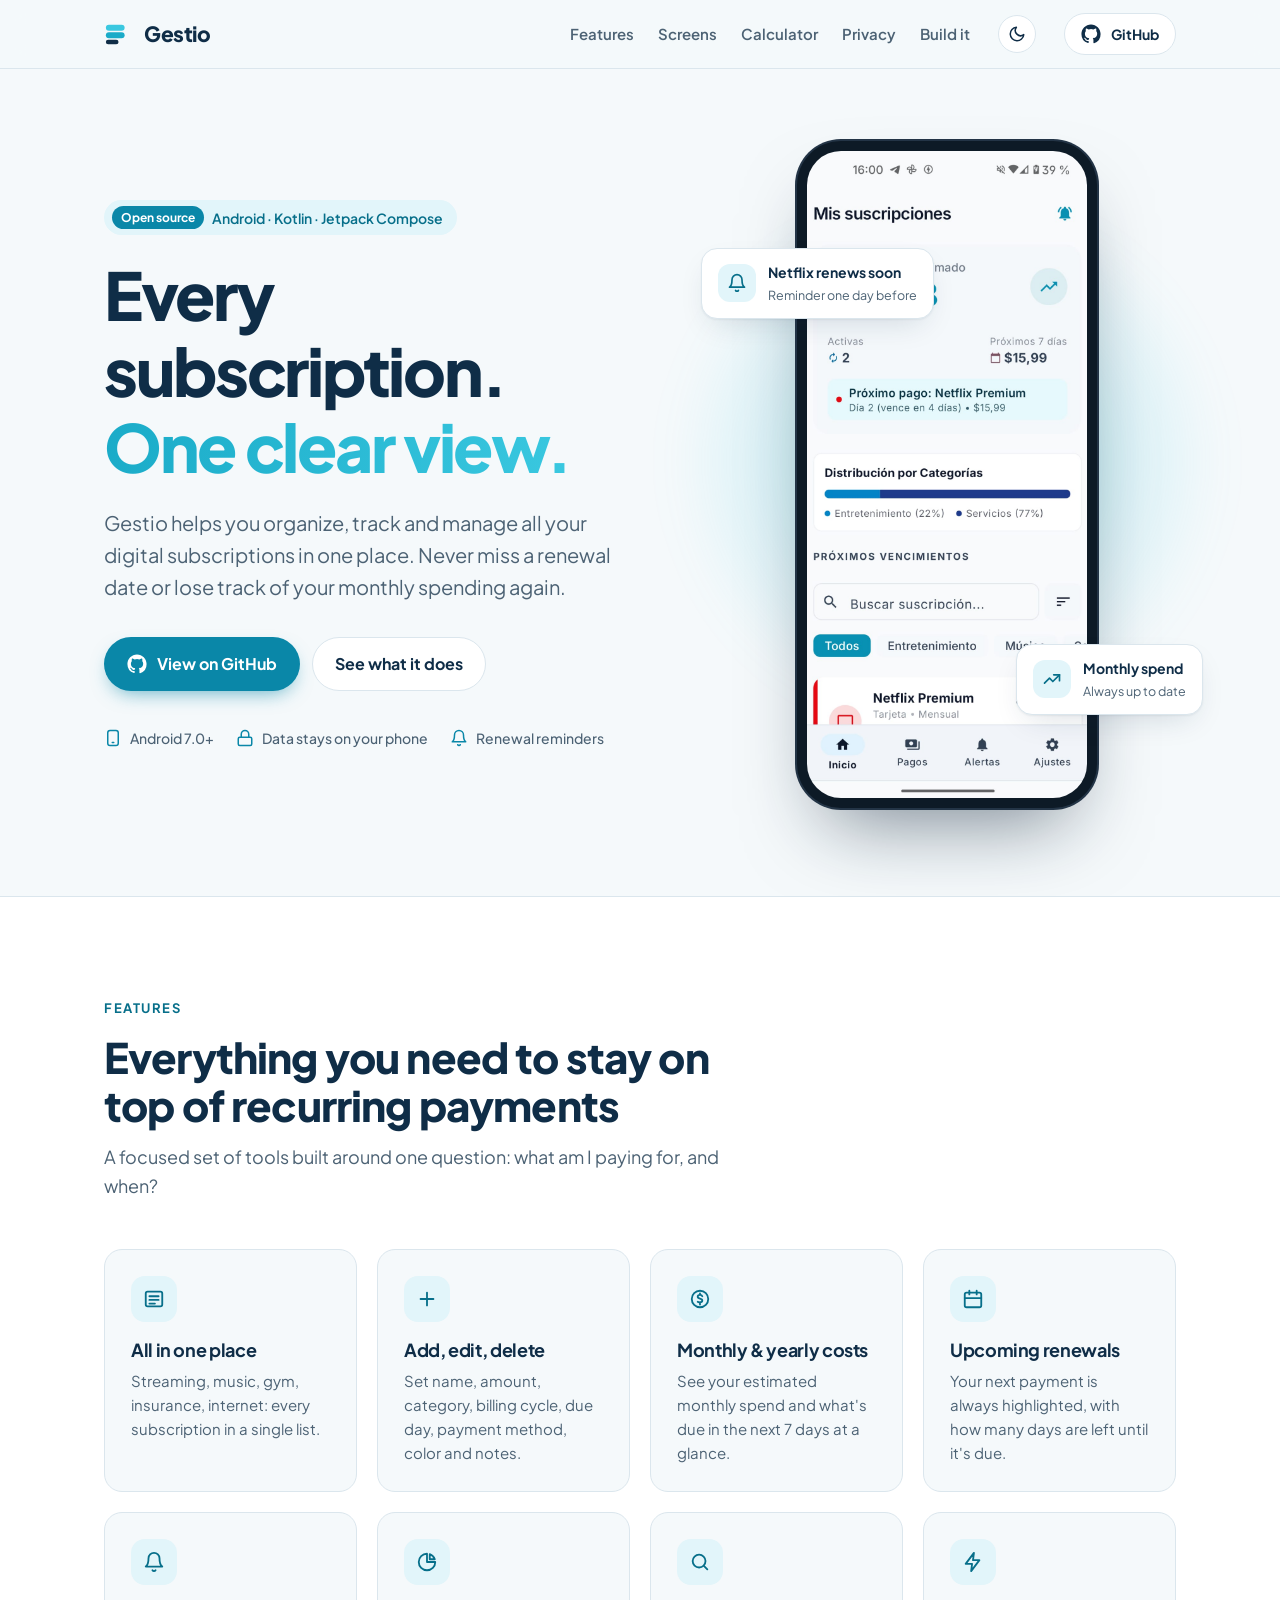
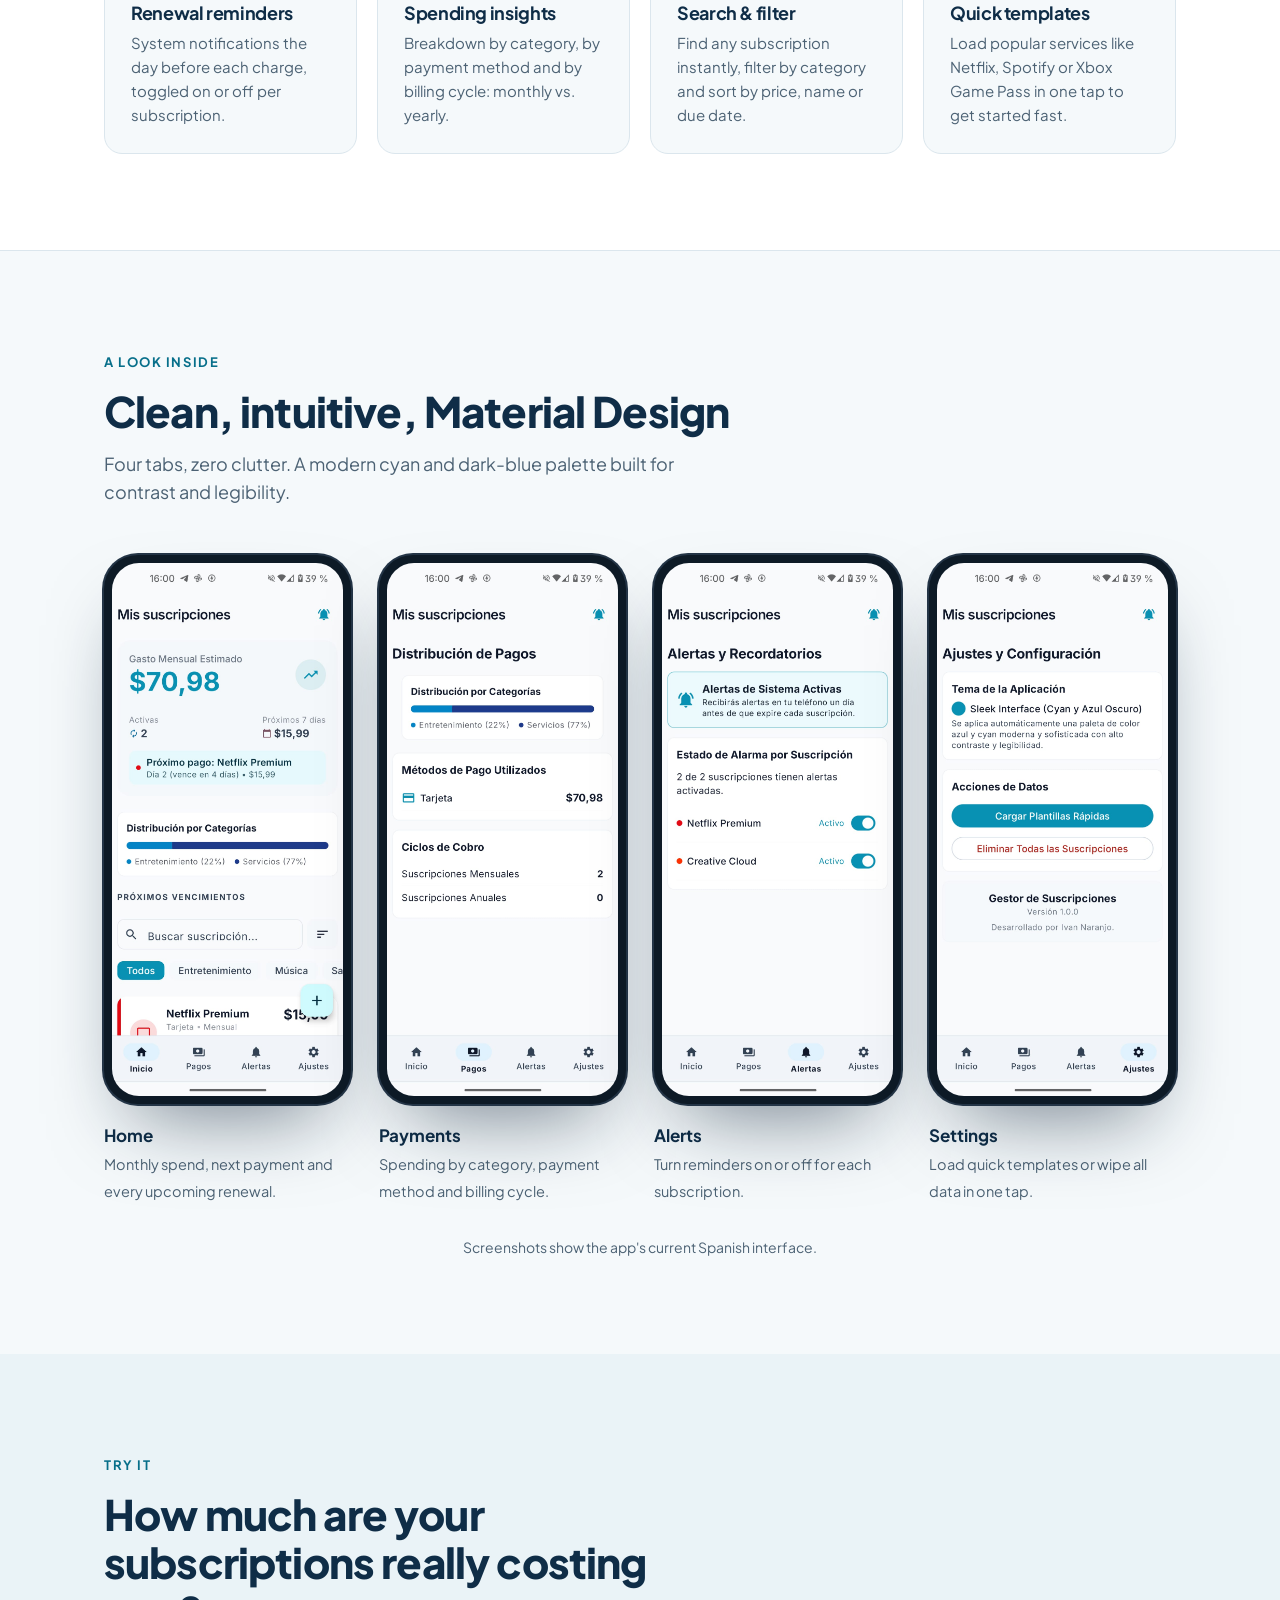
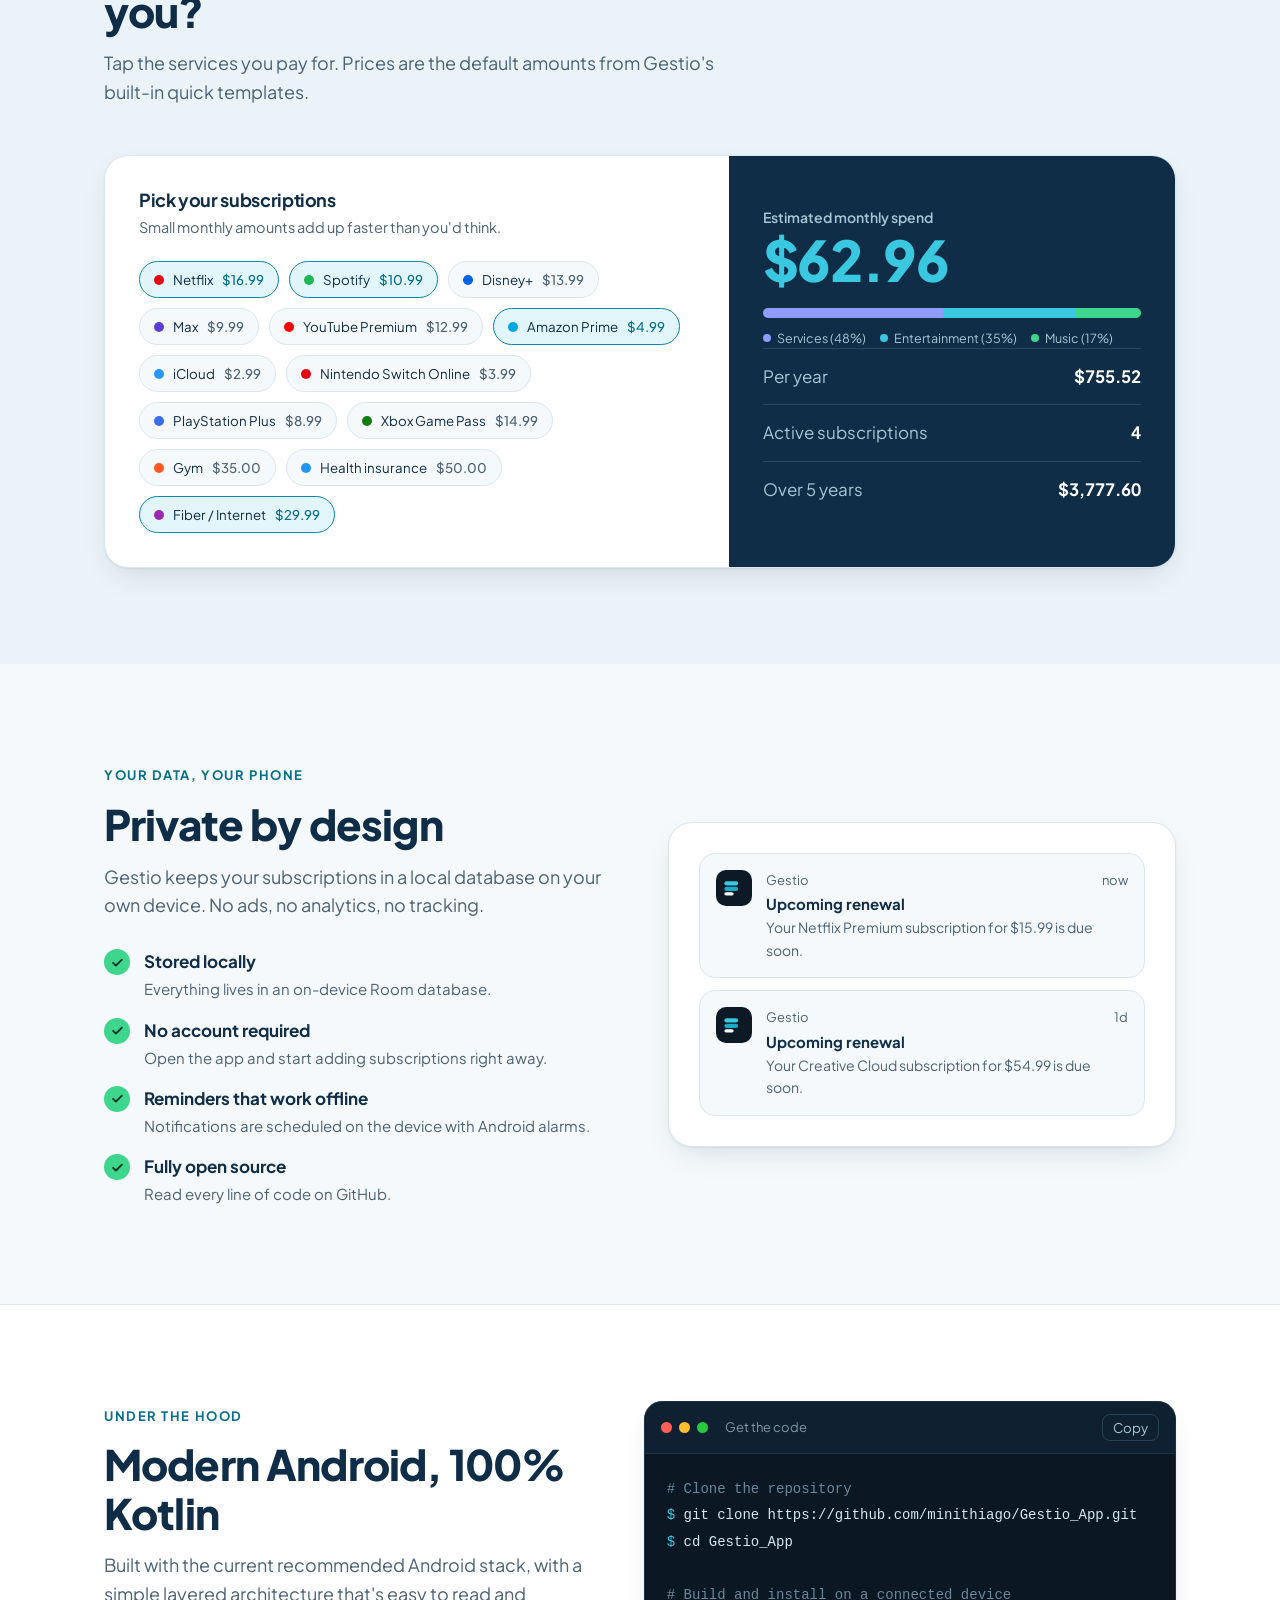
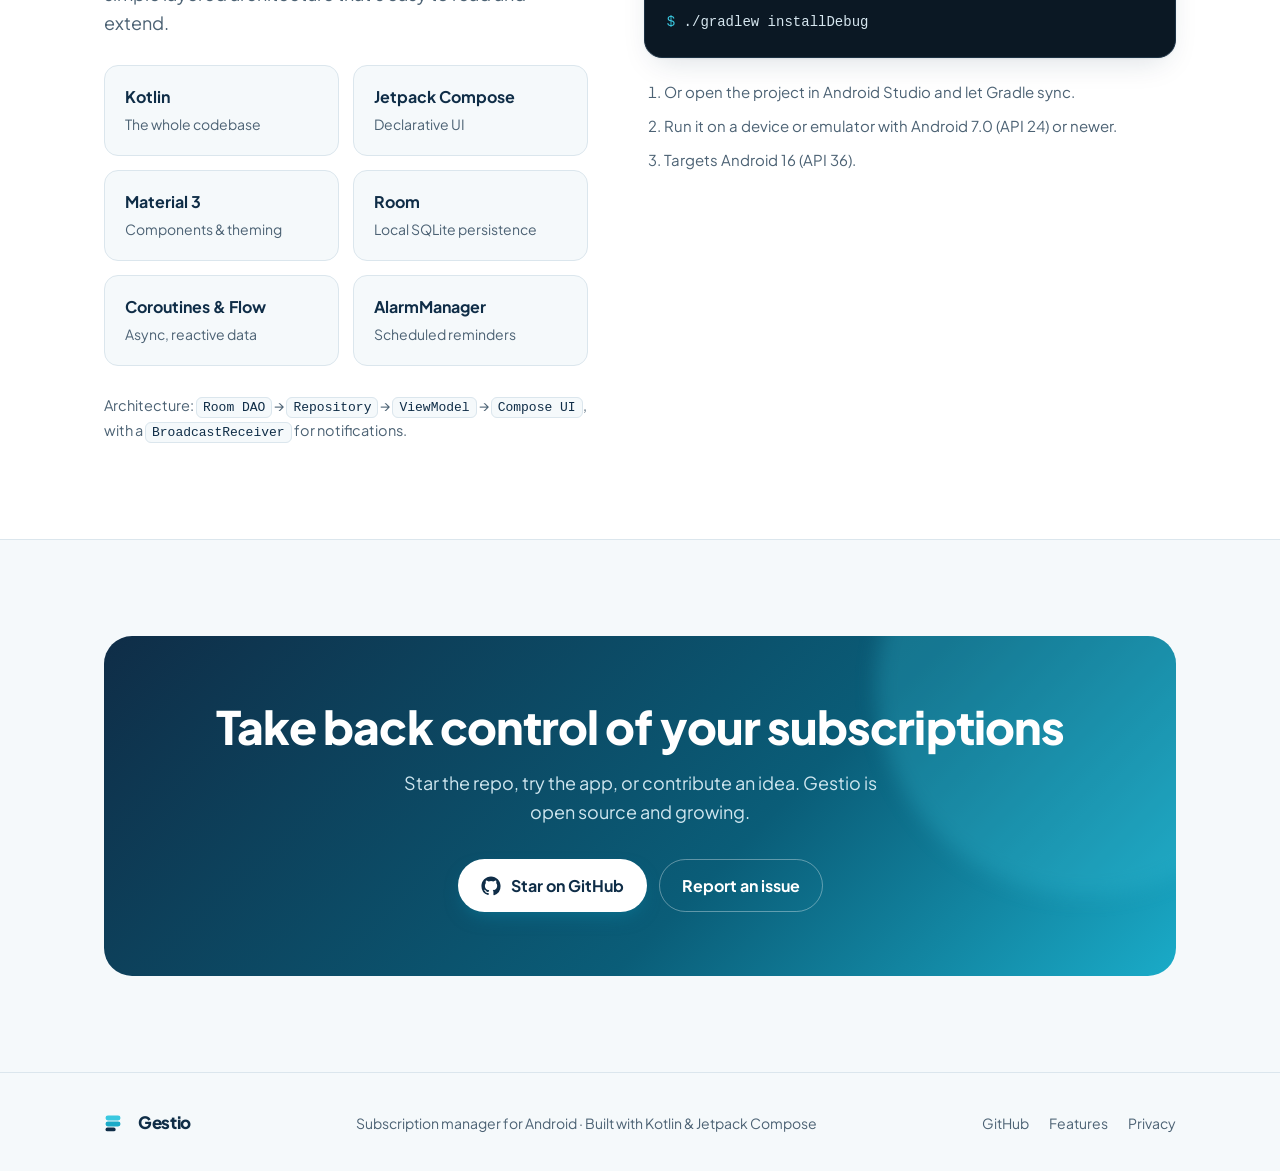
<file: index.html>
<!doctype html>
<html lang="en">
<head>
<meta charset="utf-8">
<meta name="viewport" content="width=device-width, initial-scale=1">
<title>Gestio · Subscription Manager</title>
<meta name="description" content="Gestio is an open-source Android app that helps you organize, track and manage all your digital subscriptions in one place.">
<link rel="preconnect" href="https://fonts.googleapis.com">
<link rel="preconnect" href="https://fonts.gstatic.com" crossorigin>
<link href="https://fonts.googleapis.com/css2?family=Plus+Jakarta+Sans:wght@400;500;600;700;800&display=swap" rel="stylesheet">
<style>
  :root {
    --bg: #f5f9fb;
    --bg-alt: #eaf3f7;
    --surface: #ffffff;
    --ink: #0f2d47;
    --muted: #4c6274;
    --line: #dbe6ed;
    --brand: #0a87a8;
    --brand-strong: #076f8a;
    --brand-soft: #e2f5fa;
    --cyan: #3ac8e0;
    --teal: #1aabc8;
    --navy: #0f2d47;
    --shadow: 0 1px 2px rgba(15,45,71,.06), 0 12px 32px -12px rgba(15,45,71,.18);
    --radius: 18px;
  }
  @media (prefers-color-scheme: dark) {
    :root:not([data-theme="light"]) {
      --bg: #0a1622;
      --bg-alt: #0e1e2c;
      --surface: #122434;
      --ink: #e7f1f6;
      --muted: #9cb2c2;
      --line: #20374a;
      --brand: #3ac8e0;
      --brand-strong: #6bd8ea;
      --brand-soft: #123445;
      --navy: #e7f1f6;
      --shadow: 0 1px 2px rgba(0,0,0,.3), 0 16px 40px -16px rgba(0,0,0,.6);
    }
  }
  :root[data-theme="dark"] {
    --bg: #0a1622;
    --bg-alt: #0e1e2c;
    --surface: #122434;
    --ink: #e7f1f6;
    --muted: #9cb2c2;
    --line: #20374a;
    --brand: #3ac8e0;
    --brand-strong: #6bd8ea;
    --brand-soft: #123445;
    --navy: #e7f1f6;
    --shadow: 0 1px 2px rgba(0,0,0,.3), 0 16px 40px -16px rgba(0,0,0,.6);
  }

  * { box-sizing: border-box; }
  html { scroll-behavior: smooth; }
  body {
    margin: 0;
    background: var(--bg);
    color: var(--ink);
    font-family: "Plus Jakarta Sans", system-ui, -apple-system, "Segoe UI", Roboto, sans-serif;
    font-size: 17px;
    line-height: 1.6;
    -webkit-font-smoothing: antialiased;
  }
  img { max-width: 100%; display: block; }
  a { color: var(--brand-strong); }
  h1, h2, h3 { line-height: 1.15; letter-spacing: -0.02em; margin: 0; }
  p { margin: 0; }

  .wrap { max-width: 1120px; margin: 0 auto; padding: 0 24px; }
  section { padding: 96px 0; }
  .eyebrow {
    display: inline-block;
    font-size: 13px; font-weight: 700; letter-spacing: .12em; text-transform: uppercase;
    color: var(--brand-strong);
    margin-bottom: 14px;
  }
  .section-head { max-width: 640px; margin-bottom: 48px; }
  .section-head h2 { font-size: clamp(30px, 4vw, 42px); font-weight: 800; }
  .section-head p { color: var(--muted); margin-top: 14px; font-size: 18px; }

  /* Nav */
  header.nav {
    position: sticky; top: 0; z-index: 10;
    background: color-mix(in srgb, var(--bg) 82%, transparent);
    backdrop-filter: saturate(160%) blur(12px);
    -webkit-backdrop-filter: saturate(160%) blur(12px);
    border-bottom: 1px solid var(--line);
  }
  header.nav .wrap { display: flex; align-items: center; gap: 28px; height: 68px; }
  .brand { display: flex; align-items: center; gap: 10px; text-decoration: none; color: var(--ink); font-weight: 800; font-size: 21px; letter-spacing: -0.02em; }
  .brand svg { width: 30px; height: 30px; }
  header.nav nav { display: flex; gap: 24px; margin-left: auto; }
  header.nav nav a { color: var(--muted); text-decoration: none; font-size: 15px; font-weight: 600; }
  header.nav nav a:hover { color: var(--ink); }

  .btn {
    display: inline-flex; align-items: center; gap: 10px;
    padding: 13px 22px; border-radius: 999px;
    font-weight: 700; font-size: 16px; text-decoration: none;
    transition: transform .15s ease, background .15s ease, box-shadow .15s ease;
    border: 1px solid transparent; cursor: pointer; font-family: inherit;
  }
  .btn svg { width: 20px; height: 20px; flex: none; }
  .btn-primary { background: var(--brand); color: #fff; box-shadow: 0 8px 20px -8px color-mix(in srgb, var(--brand) 70%, transparent); }
  :root[data-theme="dark"] .btn-primary { color: #06202c; }
  @media (prefers-color-scheme: dark) { :root:not([data-theme="light"]) .btn-primary { color: #06202c; } }
  .btn-primary:hover { background: var(--brand-strong); transform: translateY(-1px); }
  .btn-ghost { color: var(--ink); border-color: var(--line); background: var(--surface); }
  .btn-ghost:hover { border-color: var(--brand); transform: translateY(-1px); }
  .btn-sm { padding: 9px 16px; font-size: 14px; }

  /* Hero */
  .hero { padding: 72px 0 88px; overflow: hidden; }
  .hero .wrap { display: grid; grid-template-columns: 1.1fr .9fr; gap: 56px; align-items: center; }
  .pill {
    display: inline-flex; align-items: center; gap: 8px;
    padding: 6px 14px 6px 8px; border-radius: 999px;
    background: var(--brand-soft); color: var(--brand-strong);
    font-size: 14px; font-weight: 600; margin-bottom: 22px;
  }
  .pill b { background: var(--brand); color: #fff; padding: 2px 9px; border-radius: 999px; font-size: 12px; }
  :root[data-theme="dark"] .pill b { color: #06202c; }
  @media (prefers-color-scheme: dark) { :root:not([data-theme="light"]) .pill b { color: #06202c; } }
  .hero h1 { font-size: clamp(40px, 6vw, 66px); font-weight: 800; letter-spacing: -0.035em; }
  .hero h1 .accent {
    background: linear-gradient(100deg, var(--teal), var(--cyan));
    -webkit-background-clip: text; background-clip: text; color: transparent;
  }
  .hero .lead { font-size: 20px; color: var(--muted); margin: 22px 0 34px; max-width: 540px; }
  .hero .ctas { display: flex; flex-wrap: wrap; gap: 12px; }
  .hero .meta { display: flex; flex-wrap: wrap; gap: 22px; margin-top: 36px; color: var(--muted); font-size: 14px; font-weight: 500; }
  .hero .meta span { display: inline-flex; align-items: center; gap: 8px; }
  .hero .meta svg { width: 18px; height: 18px; color: var(--brand); }

  .hero-visual { position: relative; display: flex; justify-content: center; }
  .hero-visual::before {
    content: ""; position: absolute; inset: 8% -10% auto; height: 80%;
    background: radial-gradient(closest-side, color-mix(in srgb, var(--cyan) 40%, transparent), transparent);
    filter: blur(20px); z-index: 0;
  }
  .phone {
    position: relative; z-index: 1;
    width: 300px; aspect-ratio: 921 / 2048;
    border-radius: 44px; padding: 10px;
    background: #0d1a26;
    box-shadow: 0 0 0 2px #233446, 0 40px 80px -30px rgba(10,30,50,.55);
  }
  .phone img { width: 100%; height: 100%; object-fit: cover; border-radius: 34px; }
  .float-card {
    position: absolute; z-index: 2;
    background: var(--surface); border: 1px solid var(--line);
    border-radius: 16px; padding: 12px 16px; box-shadow: var(--shadow);
    display: flex; align-items: center; gap: 12px; font-size: 14px;
  }
  .float-card .ico { width: 38px; height: 38px; border-radius: 12px; display: grid; place-items: center; background: var(--brand-soft); color: var(--brand-strong); flex: none; }
  .float-card .ico svg { width: 20px; height: 20px; }
  .float-card strong { display: block; font-size: 14px; }
  .float-card small { color: var(--muted); font-size: 12.5px; }
  .fc-1 { top: 16%; left: -4%; }
  .fc-2 { bottom: 14%; right: -6%; }

  /* Features */
  .features { background: var(--surface); border-top: 1px solid var(--line); border-bottom: 1px solid var(--line); }
  .grid-4 { display: grid; grid-template-columns: repeat(4, 1fr); gap: 20px; }
  .feature {
    padding: 26px; border-radius: var(--radius);
    background: var(--bg); border: 1px solid var(--line);
    transition: transform .2s ease, border-color .2s ease;
  }
  .feature:hover { transform: translateY(-3px); border-color: color-mix(in srgb, var(--brand) 50%, var(--line)); }
  .feature .ico {
    width: 46px; height: 46px; border-radius: 14px;
    display: grid; place-items: center;
    background: var(--brand-soft); color: var(--brand-strong); margin-bottom: 18px;
  }
  .feature .ico svg { width: 22px; height: 22px; }
  .feature h3 { font-size: 18px; font-weight: 700; margin-bottom: 8px; }
  .feature p { color: var(--muted); font-size: 15px; }

  /* Screens */
  .screens-track {
    display: grid; grid-template-columns: repeat(4, 1fr); gap: 28px;
  }
  .screen figure { margin: 0; }
  .screen .phone { width: 100%; border-radius: 34px; padding: 8px; }
  .screen .phone img { border-radius: 27px; }
  .screen figcaption { margin-top: 18px; }
  .screen figcaption strong { display: block; font-size: 17px; }
  .screen figcaption span { color: var(--muted); font-size: 14.5px; }
  .note { margin-top: 32px; color: var(--muted); font-size: 14px; text-align: center; }

  /* Calculator */
  .calc { background: var(--bg-alt); }
  .calc-box {
    display: grid; grid-template-columns: 1.4fr 1fr; gap: 0;
    background: var(--surface); border: 1px solid var(--line);
    border-radius: 24px; overflow: hidden; box-shadow: var(--shadow);
  }
  .calc-left { padding: 34px; }
  .calc-left h3 { font-size: 18px; margin-bottom: 6px; }
  .calc-left p.hint { color: var(--muted); font-size: 14.5px; margin-bottom: 22px; }
  .chips { display: flex; flex-wrap: wrap; gap: 10px; }
  .chip {
    display: inline-flex; align-items: center; gap: 9px;
    padding: 9px 14px; border-radius: 999px;
    background: var(--bg); border: 1px solid var(--line); color: var(--ink);
    font: 600 14px/1 inherit; font-family: inherit; cursor: pointer;
    transition: all .15s ease;
  }
  .chip .dot { width: 10px; height: 10px; border-radius: 50%; background: var(--c); flex: none; }
  .chip .price { color: var(--muted); font-weight: 500; }
  .chip:hover { border-color: var(--brand); }
  .chip[aria-pressed="true"] { background: var(--brand-soft); border-color: var(--brand); }
  .chip[aria-pressed="true"] .price { color: var(--brand-strong); }
  .calc-right {
    padding: 34px; background: var(--navy); color: #fff;
    display: flex; flex-direction: column; justify-content: center;
  }
  :root[data-theme="dark"] .calc-right { background: #0c2b3e; }
  @media (prefers-color-scheme: dark) { :root:not([data-theme="light"]) .calc-right { background: #0c2b3e; } }
  .calc-right .label { font-size: 14px; color: #a9c6d6; font-weight: 600; }
  .calc-right .big { font-size: 56px; font-weight: 800; letter-spacing: -0.03em; color: var(--cyan); line-height: 1.1; font-variant-numeric: tabular-nums; }
  .calc-right .row { display: flex; justify-content: space-between; padding: 14px 0; border-top: 1px solid rgba(255,255,255,.12); font-variant-numeric: tabular-nums; }
  .calc-right .row:first-of-type { margin-top: 22px; }
  .calc-right .row span { color: #a9c6d6; }
  .calc-right .row b { font-weight: 700; }
  .bar { display: flex; height: 10px; border-radius: 999px; overflow: hidden; background: rgba(255,255,255,.1); margin-top: 18px; }
  .bar i { display: block; height: 100%; transition: width .3s ease; }
  .legend { display: flex; flex-wrap: wrap; gap: 6px 14px; margin-top: 10px; font-size: 12.5px; color: #a9c6d6; }
  .legend span { display: inline-flex; align-items: center; gap: 6px; }
  .legend i { width: 8px; height: 8px; border-radius: 50%; display: inline-block; }

  /* Privacy */
  .privacy .wrap { display: grid; grid-template-columns: 1fr 1fr; gap: 56px; align-items: center; }
  .checklist { list-style: none; padding: 0; margin: 28px 0 0; display: grid; gap: 14px; }
  .checklist li { display: flex; gap: 14px; align-items: flex-start; }
  .checklist .ck { width: 26px; height: 26px; border-radius: 50%; background: #3dd68c; color: #0b3320; display: grid; place-items: center; flex: none; margin-top: 1px; }
  .checklist .ck svg { width: 15px; height: 15px; }
  .checklist strong { display: block; }
  .checklist span { color: var(--muted); font-size: 15px; }
  .privacy-card {
    background: var(--surface); border: 1px solid var(--line); border-radius: 24px;
    padding: 30px; box-shadow: var(--shadow);
  }
  .notif {
    display: flex; gap: 14px; align-items: flex-start;
    background: var(--bg); border: 1px solid var(--line); border-radius: 16px; padding: 16px;
  }
  .notif + .notif { margin-top: 12px; }
  .notif .app { width: 36px; height: 36px; border-radius: 10px; background: #0d1a26; display: grid; place-items: center; flex: none; }
  .notif .app svg { width: 22px; height: 22px; }
  .notif .top { display: flex; justify-content: space-between; font-size: 13px; color: var(--muted); }
  .notif strong { display: block; font-size: 15px; margin-top: 2px; }
  .notif p { font-size: 14px; color: var(--muted); }

  /* Tech */
  .tech { background: var(--surface); border-top: 1px solid var(--line); border-bottom: 1px solid var(--line); }
  .tech .wrap { display: grid; grid-template-columns: 1fr 1.1fr; gap: 56px; }
  .stack { display: grid; grid-template-columns: 1fr 1fr; gap: 14px; }
  .stack div {
    padding: 18px 20px; border-radius: 14px; border: 1px solid var(--line); background: var(--bg);
  }
  .stack strong { display: block; font-size: 16px; }
  .stack span { color: var(--muted); font-size: 14px; }
  .arch { margin-top: 28px; font-size: 14.5px; color: var(--muted); }
  .arch code { font-family: ui-monospace, "SFMono-Regular", Consolas, monospace; font-size: 13px; background: var(--bg); border: 1px solid var(--line); padding: 2px 6px; border-radius: 6px; color: var(--ink); }

  .terminal {
    background: #0b1824; border-radius: 18px; overflow: hidden;
    border: 1px solid #1d3244; box-shadow: var(--shadow);
  }
  .terminal .bar-top { display: flex; align-items: center; gap: 7px; padding: 12px 16px; background: #0f2131; border-bottom: 1px solid #1d3244; }
  .terminal .bar-top i { width: 11px; height: 11px; border-radius: 50%; display: inline-block; }
  .terminal .bar-top span { margin-left: 10px; font-size: 13px; color: #7f98aa; }
  .terminal .bar-top button { margin-left: auto; background: transparent; border: 1px solid #2a4357; color: #a9c6d6; border-radius: 8px; padding: 4px 10px; font: 600 12px/1.2 inherit; font-family: inherit; cursor: pointer; }
  .terminal .bar-top button:hover { border-color: var(--cyan); color: #fff; }
  .terminal pre {
    margin: 0; padding: 22px; overflow-x: auto;
    font-family: ui-monospace, "SFMono-Regular", Consolas, monospace; font-size: 14px; line-height: 1.9; color: #d6e6ef;
  }
  .terminal .c { color: #6c8799; }
  .terminal .p { color: var(--cyan); user-select: none; }
  .steps { margin-top: 22px; display: grid; gap: 10px; color: var(--muted); font-size: 15px; padding-left: 20px; }

  /* CTA */
  .cta { padding: 96px 0; }
  .cta-box {
    position: relative; overflow: hidden;
    border-radius: 28px; padding: 64px 48px; text-align: center;
    background: linear-gradient(135deg, #0f2d47 0%, #0a5d78 60%, #1aabc8 100%);
    color: #fff;
  }
  .cta-box::after {
    content: ""; position: absolute; width: 420px; height: 420px; border-radius: 50%;
    right: -120px; top: -160px; background: rgba(58,200,224,.25); filter: blur(10px);
  }
  .cta-box h2 { font-size: clamp(30px, 4.4vw, 46px); font-weight: 800; position: relative; z-index: 1; }
  .cta-box p { color: #cfe6ef; font-size: 18px; margin: 16px auto 32px; max-width: 520px; position: relative; z-index: 1; }
  .cta-box .ctas { display: flex; justify-content: center; flex-wrap: wrap; gap: 12px; position: relative; z-index: 1; }
  .cta-box .btn-primary { background: #fff; color: #0f2d47; }
  .cta-box .btn-primary:hover { background: #e2f5fa; }
  .cta-box .btn-ghost { background: transparent; color: #fff; border-color: rgba(255,255,255,.35); }
  .cta-box .btn-ghost:hover { border-color: #fff; }

  footer { border-top: 1px solid var(--line); padding: 36px 0; color: var(--muted); font-size: 14px; }
  footer .wrap { display: flex; flex-wrap: wrap; gap: 16px; align-items: center; justify-content: space-between; }
  footer .brand { font-size: 17px; }
  footer .brand svg { width: 24px; height: 24px; }
  footer nav { display: flex; gap: 20px; }
  footer nav a { color: var(--muted); text-decoration: none; }
  footer nav a:hover { color: var(--ink); }

  .theme-toggle {
    width: 38px; height: 38px; border-radius: 50%; border: 1px solid var(--line);
    background: var(--surface); color: var(--ink); display: grid; place-items: center; cursor: pointer;
  }
  .theme-toggle svg { width: 18px; height: 18px; }

  .reveal { opacity: 0; transform: translateY(16px); transition: opacity .6s ease, transform .6s ease; }
  .reveal.in { opacity: 1; transform: none; }
  @media (prefers-reduced-motion: reduce) {
    .reveal { opacity: 1; transform: none; transition: none; }
    html { scroll-behavior: auto; }
  }

  /* Let grid children shrink so long code lines scroll instead of widening the page */
  .hero .wrap > *, .privacy .wrap > *, .tech .wrap > *, .calc-box > * { min-width: 0; }

  /* Responsive */
  @media (max-width: 980px) {
    .grid-4 { grid-template-columns: repeat(2, 1fr); }
    .screens-track { grid-template-columns: repeat(2, 1fr); }
    .tech .wrap, .privacy .wrap { grid-template-columns: 1fr; }
    .calc-box { grid-template-columns: 1fr; }
  }
  @media (max-width: 860px) {
    .hero .wrap { grid-template-columns: 1fr; }
    .hero-visual { margin-top: 12px; }
    .fc-1 { left: 2%; }
    .fc-2 { right: 2%; }
    header.nav nav { display: none; }
    header.nav .theme-toggle { margin-left: auto; }
  }
  @media (max-width: 560px) {
    .wrap { padding: 0 16px; }
    section { padding: 72px 0; }
    .hero { padding: 48px 0 64px; }
    .grid-4 { grid-template-columns: 1fr; }
    .screens-track {
      display: flex; overflow-x: auto; scroll-snap-type: x mandatory; gap: 18px;
      margin: 0 -16px; padding: 0 16px 8px;
    }
    .screen { flex: 0 0 72%; scroll-snap-align: center; }
    .phone { width: 250px; }
    .fc-1 { left: 0; top: 8%; }
    .fc-2 { right: 0; bottom: 8%; }
    .stack { grid-template-columns: 1fr; }
    .calc-left, .calc-right { padding: 24px; }
    .calc-right .big { font-size: 46px; }
    .cta-box { padding: 48px 22px; }
    header.nav .btn-sm { display: none; }
  }
</style>
</head>
<body>

<svg width="0" height="0" style="position:absolute" aria-hidden="true">
  <defs>
    <symbol id="logo" viewBox="0 0 64 64">
      <rect x="4" y="12" width="40" height="13" rx="6.5" fill="#3ac8e0"/>
      <rect x="4" y="28" width="40" height="13" rx="6.5" fill="#1aabc8"/>
      <rect x="4" y="44" width="27" height="10" rx="5" fill="currentColor"/>
    </symbol>
    <symbol id="i-github" viewBox="0 0 24 24"><path fill="currentColor" d="M12 .5C5.65.5.5 5.65.5 12a11.5 11.5 0 0 0 7.86 10.92c.58.1.79-.25.79-.56v-2c-3.2.7-3.88-1.37-3.88-1.37-.52-1.33-1.28-1.69-1.28-1.69-1.05-.71.08-.7.08-.7 1.16.08 1.77 1.19 1.77 1.19 1.03 1.77 2.7 1.26 3.36.96.1-.75.4-1.26.73-1.55-2.55-.29-5.24-1.28-5.24-5.69 0-1.26.45-2.29 1.19-3.1-.12-.29-.52-1.46.11-3.05 0 0 .97-.31 3.17 1.18a11 11 0 0 1 5.77 0c2.2-1.49 3.17-1.18 3.17-1.18.63 1.59.23 2.76.11 3.05.74.81 1.19 1.84 1.19 3.1 0 4.42-2.7 5.39-5.26 5.68.41.36.78 1.06.78 2.14v3.17c0 .31.21.67.8.56A11.5 11.5 0 0 0 23.5 12C23.5 5.65 18.35.5 12 .5Z"/></symbol>
    <symbol id="i-check" viewBox="0 0 24 24"><path fill="none" stroke="currentColor" stroke-width="3" stroke-linecap="round" stroke-linejoin="round" d="m5 12.5 4.5 4.5L19 7.5"/></symbol>
  </defs>
</svg>

<header class="nav">
  <div class="wrap">
    <a class="brand" href="#top" aria-label="Gestio home">
      <svg><use href="#logo"/></svg>
      Gestio
    </a>
    <nav aria-label="Main">
      <a href="#features">Features</a>
      <a href="#screens">Screens</a>
      <a href="#calculator">Calculator</a>
      <a href="#privacy">Privacy</a>
      <a href="#build">Build it</a>
    </nav>
    <button class="theme-toggle" id="themeToggle" aria-label="Toggle dark mode">
      <svg viewBox="0 0 24 24" fill="none" stroke="currentColor" stroke-width="2" stroke-linecap="round" stroke-linejoin="round"><path d="M21 12.8A9 9 0 1 1 11.2 3a7 7 0 0 0 9.8 9.8Z"/></svg>
    </button>
    <a class="btn btn-ghost btn-sm" href="https://github.com/minithiago/Gestio_App" target="_blank" rel="noopener">
      <svg><use href="#i-github"/></svg> GitHub
    </a>
  </div>
</header>

<main id="top">

  <!-- Hero -->
  <section class="hero">
    <div class="wrap">
      <div>
        <span class="pill"><b>Open source</b> Android · Kotlin · Jetpack Compose</span>
        <h1>Every subscription.<br><span class="accent">One clear view.</span></h1>
        <p class="lead">Gestio helps you organize, track and manage all your digital subscriptions in one place. Never miss a renewal date or lose track of your monthly spending again.</p>
        <div class="ctas">
          <a class="btn btn-primary" href="https://github.com/minithiago/Gestio_App" target="_blank" rel="noopener">
            <svg><use href="#i-github"/></svg> View on GitHub
          </a>
          <a class="btn btn-ghost" href="#features">See what it does</a>
        </div>
        <div class="meta">
          <span><svg viewBox="0 0 24 24" fill="none" stroke="currentColor" stroke-width="2" stroke-linecap="round" stroke-linejoin="round"><rect x="5" y="2" width="14" height="20" rx="3"/><path d="M11 18h2"/></svg>Android 7.0+</span>
          <span><svg viewBox="0 0 24 24" fill="none" stroke="currentColor" stroke-width="2" stroke-linecap="round" stroke-linejoin="round"><rect x="3" y="11" width="18" height="11" rx="2"/><path d="M7 11V7a5 5 0 0 1 10 0v4"/></svg>Data stays on your phone</span>
          <span><svg viewBox="0 0 24 24" fill="none" stroke="currentColor" stroke-width="2" stroke-linecap="round" stroke-linejoin="round"><path d="M18 8A6 6 0 0 0 6 8c0 7-3 9-3 9h18s-3-2-3-9"/><path d="M13.7 21a2 2 0 0 1-3.4 0"/></svg>Renewal reminders</span>
        </div>
      </div>
      <div class="hero-visual">
        <div class="phone">
          <img src="assets/screen-1.jpg" alt="Gestio home screen showing estimated monthly spend, next payment and category breakdown" width="921" height="2048">
        </div>
        <div class="float-card fc-1">
          <div class="ico"><svg viewBox="0 0 24 24" fill="none" stroke="currentColor" stroke-width="2" stroke-linecap="round" stroke-linejoin="round"><path d="M18 8A6 6 0 0 0 6 8c0 7-3 9-3 9h18s-3-2-3-9"/><path d="M13.7 21a2 2 0 0 1-3.4 0"/></svg></div>
          <div><strong>Netflix renews soon</strong><small>Reminder one day before</small></div>
        </div>
        <div class="float-card fc-2">
          <div class="ico"><svg viewBox="0 0 24 24" fill="none" stroke="currentColor" stroke-width="2" stroke-linecap="round" stroke-linejoin="round"><path d="m3 17 6-6 4 4 8-8"/><path d="M14 7h7v7"/></svg></div>
          <div><strong>Monthly spend</strong><small>Always up to date</small></div>
        </div>
      </div>
    </div>
  </section>

  <!-- Features -->
  <section class="features" id="features">
    <div class="wrap">
      <div class="section-head reveal">
        <span class="eyebrow">Features</span>
        <h2>Everything you need to stay on top of recurring payments</h2>
        <p>A focused set of tools built around one question: what am I paying for, and when?</p>
      </div>
      <div class="grid-4">
        <div class="feature reveal">
          <div class="ico"><svg viewBox="0 0 24 24" fill="none" stroke="currentColor" stroke-width="2" stroke-linecap="round" stroke-linejoin="round"><rect x="3" y="4" width="18" height="16" rx="2"/><path d="M7 9h10M7 13h10M7 17h6"/></svg></div>
          <h3>All in one place</h3>
          <p>Streaming, music, gym, insurance, internet: every subscription in a single list.</p>
        </div>
        <div class="feature reveal">
          <div class="ico"><svg viewBox="0 0 24 24" fill="none" stroke="currentColor" stroke-width="2" stroke-linecap="round" stroke-linejoin="round"><path d="M12 5v14M5 12h14"/></svg></div>
          <h3>Add, edit, delete</h3>
          <p>Set name, amount, category, billing cycle, due day, payment method, color and notes.</p>
        </div>
        <div class="feature reveal">
          <div class="ico"><svg viewBox="0 0 24 24" fill="none" stroke="currentColor" stroke-width="2" stroke-linecap="round" stroke-linejoin="round"><circle cx="12" cy="12" r="9"/><path d="M14.5 9a2.5 2.5 0 0 0-2.5-1.5c-1.5 0-2.5.8-2.5 2s1 1.7 2.5 2 2.5.8 2.5 2-1 2-2.5 2A2.6 2.6 0 0 1 9.5 15M12 6v1.5M12 16.5V18"/></svg></div>
          <h3>Monthly &amp; yearly costs</h3>
          <p>See your estimated monthly spend and what's due in the next 7 days at a glance.</p>
        </div>
        <div class="feature reveal">
          <div class="ico"><svg viewBox="0 0 24 24" fill="none" stroke="currentColor" stroke-width="2" stroke-linecap="round" stroke-linejoin="round"><rect x="3" y="5" width="18" height="16" rx="2"/><path d="M16 3v4M8 3v4M3 11h18"/></svg></div>
          <h3>Upcoming renewals</h3>
          <p>Your next payment is always highlighted, with how many days are left until it's due.</p>
        </div>
        <div class="feature reveal">
          <div class="ico"><svg viewBox="0 0 24 24" fill="none" stroke="currentColor" stroke-width="2" stroke-linecap="round" stroke-linejoin="round"><path d="M18 8A6 6 0 0 0 6 8c0 7-3 9-3 9h18s-3-2-3-9"/><path d="M13.7 21a2 2 0 0 1-3.4 0"/></svg></div>
          <h3>Renewal reminders</h3>
          <p>System notifications the day before each charge, toggled on or off per subscription.</p>
        </div>
        <div class="feature reveal">
          <div class="ico"><svg viewBox="0 0 24 24" fill="none" stroke="currentColor" stroke-width="2" stroke-linecap="round" stroke-linejoin="round"><path d="M21 12a9 9 0 1 1-9-9v9Z"/><path d="M15 3.5A9 9 0 0 1 20.5 9H15Z"/></svg></div>
          <h3>Spending insights</h3>
          <p>Breakdown by category, by payment method and by billing cycle: monthly vs. yearly.</p>
        </div>
        <div class="feature reveal">
          <div class="ico"><svg viewBox="0 0 24 24" fill="none" stroke="currentColor" stroke-width="2" stroke-linecap="round" stroke-linejoin="round"><circle cx="11" cy="11" r="7"/><path d="m20 20-3.5-3.5"/></svg></div>
          <h3>Search &amp; filter</h3>
          <p>Find any subscription instantly, filter by category and sort by price, name or due date.</p>
        </div>
        <div class="feature reveal">
          <div class="ico"><svg viewBox="0 0 24 24" fill="none" stroke="currentColor" stroke-width="2" stroke-linecap="round" stroke-linejoin="round"><path d="M13 2 4 14h7l-1 8 9-12h-7Z"/></svg></div>
          <h3>Quick templates</h3>
          <p>Load popular services like Netflix, Spotify or Xbox Game Pass in one tap to get started fast.</p>
        </div>
      </div>
    </div>
  </section>

  <!-- Screens -->
  <section id="screens">
    <div class="wrap">
      <div class="section-head reveal">
        <span class="eyebrow">A look inside</span>
        <h2>Clean, intuitive, Material Design</h2>
        <p>Four tabs, zero clutter. A modern cyan and dark-blue palette built for contrast and legibility.</p>
      </div>
      <div class="screens-track">
        <div class="screen reveal">
          <figure>
            <div class="phone"><img src="assets/screen-1.jpg" alt="Home tab" loading="lazy" width="921" height="2048"></div>
            <figcaption><strong>Home</strong><span>Monthly spend, next payment and every upcoming renewal.</span></figcaption>
          </figure>
        </div>
        <div class="screen reveal">
          <figure>
            <div class="phone"><img src="assets/screen-2.jpg" alt="Payments tab" loading="lazy" width="921" height="2048"></div>
            <figcaption><strong>Payments</strong><span>Spending by category, payment method and billing cycle.</span></figcaption>
          </figure>
        </div>
        <div class="screen reveal">
          <figure>
            <div class="phone"><img src="assets/screen-3.jpg" alt="Alerts tab" loading="lazy" width="921" height="2048"></div>
            <figcaption><strong>Alerts</strong><span>Turn reminders on or off for each subscription.</span></figcaption>
          </figure>
        </div>
        <div class="screen reveal">
          <figure>
            <div class="phone"><img src="assets/screen-4.jpg" alt="Settings tab" loading="lazy" width="921" height="2048"></div>
            <figcaption><strong>Settings</strong><span>Load quick templates or wipe all data in one tap.</span></figcaption>
          </figure>
        </div>
      </div>
      <p class="note">Screenshots show the app's current Spanish interface.</p>
    </div>
  </section>

  <!-- Calculator -->
  <section class="calc" id="calculator">
    <div class="wrap">
      <div class="section-head reveal">
        <span class="eyebrow">Try it</span>
        <h2>How much are your subscriptions really costing you?</h2>
        <p>Tap the services you pay for. Prices are the default amounts from Gestio's built-in quick templates.</p>
      </div>
      <div class="calc-box reveal">
        <div class="calc-left">
          <h3>Pick your subscriptions</h3>
          <p class="hint">Small monthly amounts add up faster than you'd think.</p>
          <div class="chips" id="chips"></div>
        </div>
        <div class="calc-right" aria-live="polite">
          <div class="label">Estimated monthly spend</div>
          <div class="big" id="monthly">$0.00</div>
          <div class="bar" id="bar"></div>
          <div class="legend" id="legend"></div>
          <div class="row"><span>Per year</span><b id="yearly">$0.00</b></div>
          <div class="row"><span>Active subscriptions</span><b id="count">0</b></div>
          <div class="row"><span>Over 5 years</span><b id="five">$0.00</b></div>
        </div>
      </div>
    </div>
  </section>

  <!-- Privacy -->
  <section class="privacy" id="privacy">
    <div class="wrap">
      <div class="reveal">
        <span class="eyebrow">Your data, your phone</span>
        <h2 style="font-size: clamp(30px,4vw,42px); font-weight: 800;">Private by design</h2>
        <p style="color: var(--muted); font-size: 18px; margin-top: 14px;">Gestio keeps your subscriptions in a local database on your own device. No ads, no analytics, no tracking.</p>
        <ul class="checklist">
          <li><span class="ck"><svg><use href="#i-check"/></svg></span><div><strong>Stored locally</strong><span>Everything lives in an on-device Room database.</span></div></li>
          <li><span class="ck"><svg><use href="#i-check"/></svg></span><div><strong>No account required</strong><span>Open the app and start adding subscriptions right away.</span></div></li>
          <li><span class="ck"><svg><use href="#i-check"/></svg></span><div><strong>Reminders that work offline</strong><span>Notifications are scheduled on the device with Android alarms.</span></div></li>
          <li><span class="ck"><svg><use href="#i-check"/></svg></span><div><strong>Fully open source</strong><span>Read every line of code on GitHub.</span></div></li>
        </ul>
      </div>
      <div class="privacy-card reveal" aria-label="Example notifications">
        <div class="notif">
          <div class="app"><svg style="color:#fff"><use href="#logo"/></svg></div>
          <div style="flex:1">
            <div class="top"><span>Gestio</span><span>now</span></div>
            <strong>Upcoming renewal</strong>
            <p>Your Netflix Premium subscription for $15.99 is due soon.</p>
          </div>
        </div>
        <div class="notif">
          <div class="app"><svg style="color:#fff"><use href="#logo"/></svg></div>
          <div style="flex:1">
            <div class="top"><span>Gestio</span><span>1d</span></div>
            <strong>Upcoming renewal</strong>
            <p>Your Creative Cloud subscription for $54.99 is due soon.</p>
          </div>
        </div>
      </div>
    </div>
  </section>

  <!-- Tech -->
  <section class="tech" id="build">
    <div class="wrap">
      <div class="reveal">
        <span class="eyebrow">Under the hood</span>
        <h2 style="font-size: clamp(30px,4vw,42px); font-weight: 800; margin-bottom: 14px;">Modern Android, 100% Kotlin</h2>
        <p style="color: var(--muted); font-size: 18px; margin-bottom: 28px;">Built with the current recommended Android stack, with a simple layered architecture that's easy to read and extend.</p>
        <div class="stack">
          <div><strong>Kotlin</strong><span>The whole codebase</span></div>
          <div><strong>Jetpack Compose</strong><span>Declarative UI</span></div>
          <div><strong>Material 3</strong><span>Components &amp; theming</span></div>
          <div><strong>Room</strong><span>Local SQLite persistence</span></div>
          <div><strong>Coroutines &amp; Flow</strong><span>Async, reactive data</span></div>
          <div><strong>AlarmManager</strong><span>Scheduled reminders</span></div>
        </div>
        <p class="arch">Architecture: <code>Room DAO</code> → <code>Repository</code> → <code>ViewModel</code> → <code>Compose UI</code>, with a <code>BroadcastReceiver</code> for notifications.</p>
      </div>
      <div class="reveal">
        <div class="terminal">
          <div class="bar-top">
            <i style="background:#ff5f57"></i><i style="background:#febc2e"></i><i style="background:#28c840"></i>
            <span>Get the code</span>
            <button id="copyBtn" type="button">Copy</button>
          </div>
<pre id="cmds"><span class="c"># Clone the repository</span>
<span class="p">$ </span>git clone https://github.com/minithiago/Gestio_App.git
<span class="p">$ </span>cd Gestio_App

<span class="c"># Build and install on a connected device</span>
<span class="p">$ </span>./gradlew installDebug</pre>
        </div>
        <ol class="steps">
          <li>Or open the project in Android Studio and let Gradle sync.</li>
          <li>Run it on a device or emulator with Android 7.0 (API 24) or newer.</li>
          <li>Targets Android 16 (API 36).</li>
        </ol>
      </div>
    </div>
  </section>

  <!-- CTA -->
  <section class="cta">
    <div class="wrap">
      <div class="cta-box reveal">
        <h2>Take back control of your subscriptions</h2>
        <p>Star the repo, try the app, or contribute an idea. Gestio is open source and growing.</p>
        <div class="ctas">
          <a class="btn btn-primary" href="https://github.com/minithiago/Gestio_App" target="_blank" rel="noopener"><svg><use href="#i-github"/></svg> Star on GitHub</a>
          <a class="btn btn-ghost" href="https://github.com/minithiago/Gestio_App/issues" target="_blank" rel="noopener">Report an issue</a>
        </div>
      </div>
    </div>
  </section>
</main>

<footer>
  <div class="wrap">
    <a class="brand" href="#top"><svg><use href="#logo"/></svg> Gestio</a>
    <span>Subscription manager for Android · Built with Kotlin &amp; Jetpack Compose</span>
    <nav>
      <a href="https://github.com/minithiago/Gestio_App" target="_blank" rel="noopener">GitHub</a>
      <a href="#features">Features</a>
      <a href="#privacy">Privacy</a>
    </nav>
  </div>
</footer>

<script>
  // Quick templates from SubscriptionViewModel.kt (default monthly amounts)
  const templates = [
    { name: "Netflix", price: 16.99, cat: "Entertainment", color: "#E50914", on: true },
    { name: "Spotify", price: 10.99, cat: "Music", color: "#1DB954", on: true },
    { name: "Disney+", price: 13.99, cat: "Entertainment", color: "#0063E5" },
    { name: "Max", price: 9.99, cat: "Entertainment", color: "#5b3fd1" },
    { name: "YouTube Premium", price: 12.99, cat: "Entertainment", color: "#FF0000" },
    { name: "Amazon Prime", price: 4.99, cat: "Entertainment", color: "#00A8E1", on: true },
    { name: "iCloud", price: 2.99, cat: "Services", color: "#2997FF" },
    { name: "Nintendo Switch Online", price: 3.99, cat: "Entertainment", color: "#E60012" },
    { name: "PlayStation Plus", price: 8.99, cat: "Entertainment", color: "#3a6ee8" },
    { name: "Xbox Game Pass", price: 14.99, cat: "Entertainment", color: "#107C10" },
    { name: "Gym", price: 35.00, cat: "Health", color: "#FF5722" },
    { name: "Health insurance", price: 50.00, cat: "Health", color: "#2196F3" },
    { name: "Fiber / Internet", price: 29.99, cat: "Services", color: "#9C27B0", on: true }
  ];
  const catColors = { Entertainment: "#3ac8e0", Music: "#3dd68c", Health: "#ffb547", Services: "#8f9bff" };
  const fmt = n => "$" + n.toLocaleString("en-US", { minimumFractionDigits: 2, maximumFractionDigits: 2 });

  const chipsEl = document.getElementById("chips");
  templates.forEach((t, i) => {
    const b = document.createElement("button");
    b.type = "button";
    b.className = "chip";
    b.style.setProperty("--c", t.color);
    b.setAttribute("aria-pressed", t.on ? "true" : "false");
    b.innerHTML = `<span class="dot"></span>${t.name}<span class="price">${fmt(t.price)}</span>`;
    b.addEventListener("click", () => {
      t.on = !t.on;
      b.setAttribute("aria-pressed", String(!!t.on));
      update();
    });
    chipsEl.appendChild(b);
  });

  function update() {
    const active = templates.filter(t => t.on);
    const monthly = active.reduce((s, t) => s + t.price, 0);
    document.getElementById("monthly").textContent = fmt(monthly);
    document.getElementById("yearly").textContent = fmt(monthly * 12);
    document.getElementById("five").textContent = fmt(monthly * 60);
    document.getElementById("count").textContent = active.length;

    const byCat = {};
    active.forEach(t => byCat[t.cat] = (byCat[t.cat] || 0) + t.price);
    const bar = document.getElementById("bar");
    const legend = document.getElementById("legend");
    bar.innerHTML = ""; legend.innerHTML = "";
    Object.entries(byCat).sort((a, b) => b[1] - a[1]).forEach(([cat, v]) => {
      const pct = monthly ? (v / monthly) * 100 : 0;
      const seg = document.createElement("i");
      seg.style.width = pct + "%";
      seg.style.background = catColors[cat];
      bar.appendChild(seg);
      const l = document.createElement("span");
      l.innerHTML = `<i style="background:${catColors[cat]}"></i>${cat} (${Math.round(pct)}%)`;
      legend.appendChild(l);
    });
  }
  update();

  // Copy commands
  document.getElementById("copyBtn").addEventListener("click", async (e) => {
    const text = "git clone https://github.com/minithiago/Gestio_App.git\ncd Gestio_App\n./gradlew installDebug";
    try { await navigator.clipboard.writeText(text); e.target.textContent = "Copied!"; }
    catch { e.target.textContent = "Select & copy"; }
    setTimeout(() => e.target.textContent = "Copy", 1600);
  });

  // Theme toggle (remembered per viewer)
  const root = document.documentElement;
  try { const saved = localStorage.getItem("gestio-theme"); if (saved) root.dataset.theme = saved; } catch {}
  document.getElementById("themeToggle").addEventListener("click", () => {
    const isDark = root.dataset.theme
      ? root.dataset.theme === "dark"
      : matchMedia("(prefers-color-scheme: dark)").matches;
    root.dataset.theme = isDark ? "light" : "dark";
    try { localStorage.setItem("gestio-theme", root.dataset.theme); } catch {}
  });

  // Reveal on scroll
  const io = "IntersectionObserver" in window ? new IntersectionObserver(entries => {
    entries.forEach(en => { if (en.isIntersecting) { en.target.classList.add("in"); io.unobserve(en.target); } });
  }, { threshold: 0.12 }) : null;
  document.querySelectorAll(".reveal").forEach(el => io ? io.observe(el) : el.classList.add("in"));
</script>
</body>
</html>
</file>
